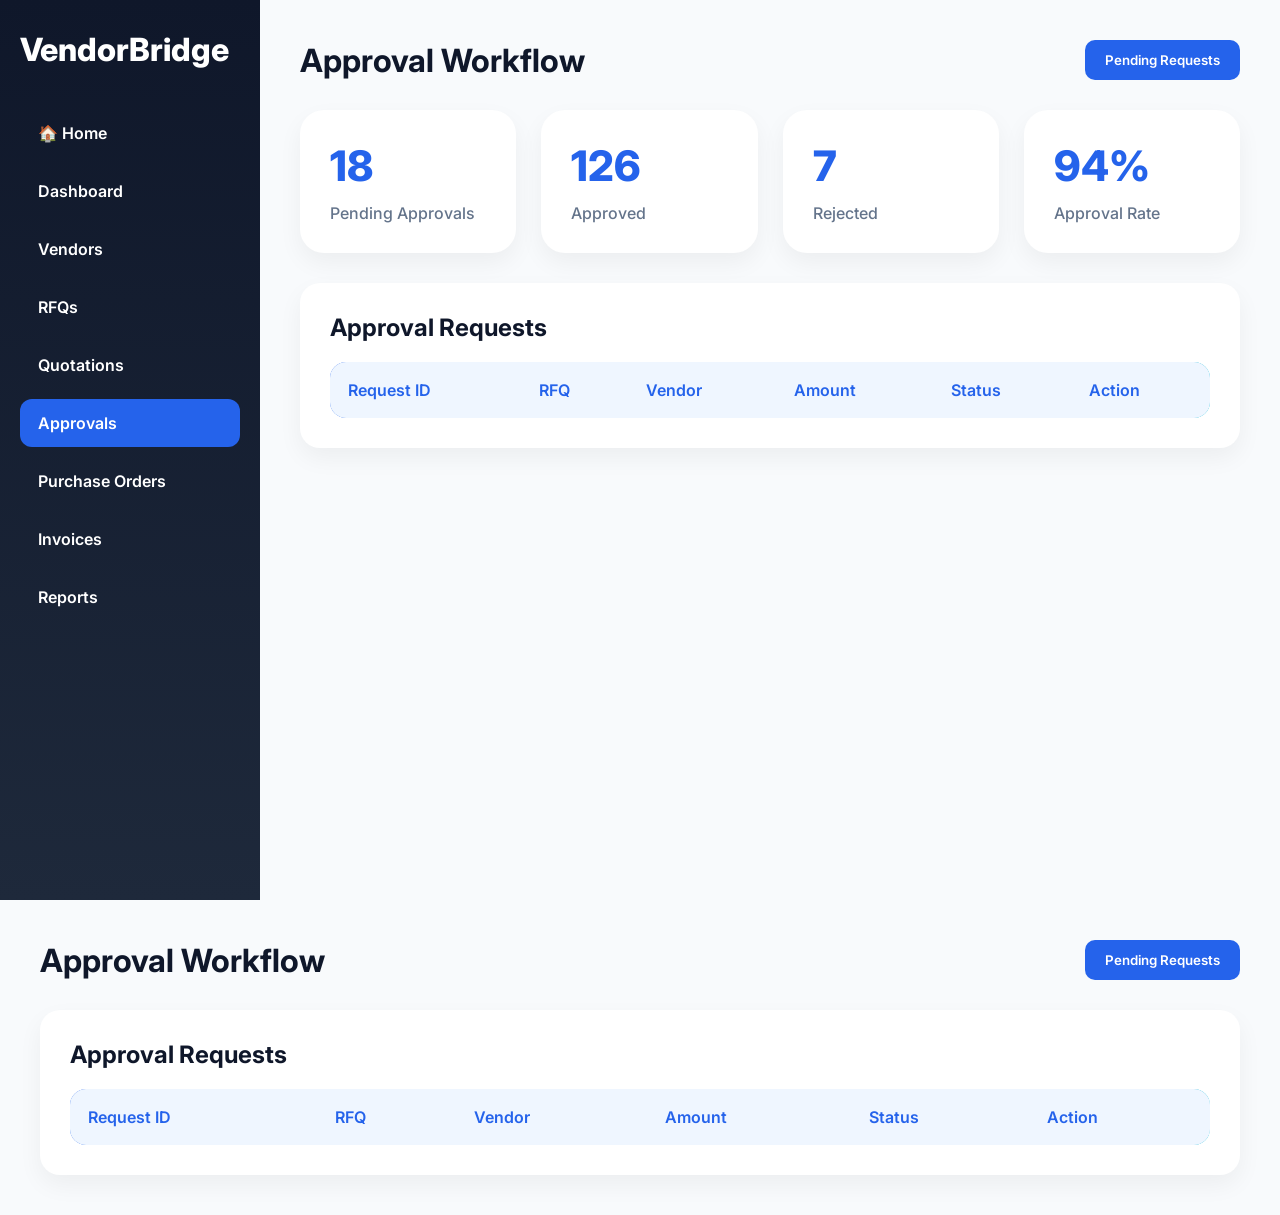
<file: Frontend/approval.html>
<!DOCTYPE html>
<html lang="en">

<head>

<meta charset="UTF-8">
<meta name="viewport" content="width=device-width, initial-scale=1.0">

<title>Approval Workflow</title>

<link rel="stylesheet" href="style.css">

<link rel="preconnect" href="https://fonts.googleapis.com">
<link href="https://fonts.googleapis.com/css2?family=Inter:wght@300;400;500;600;700;800&display=swap" rel="stylesheet">

<style>
tr {
    transition: 0.3s ease;
}

/* toast undo bar */
#toast {
    position: fixed;
    bottom: 20px;
    left: 50%;
    transform: translateX(-50%);
    background: #111;
    color: white;
    padding: 12px 18px;
    border-radius: 8px;
    display: none;
    gap: 15px;
    align-items: center;
    font-size: 14px;
}

#toast button {
    background: #4ade80;
    border: none;
    padding: 5px 10px;
    cursor: pointer;
    border-radius: 5px;
}
</style>

</head>

<body>

<div class="dashboard-container">

    <!-- Sidebar -->
    <aside class="sidebar">

        <div class="sidebar-logo">VendorBridge</div>

        <ul>
            
            <li><a href="index.html">🏠 Home</a></li>
            <li><a href="dashboard.html">Dashboard</a></li>
            <li><a href="vendors.html">Vendors</a></li>
            <li><a href="rfq.html">RFQs</a></li>
            <li><a href="quotations.html">Quotations</a></li>
            <li class="active"><a href="approvals.html">Approvals</a></li>
            <li><a href="purchase-orders.html">Purchase Orders</a></li>
            <li><a href="invoices.html">Invoices</a></li>
            <li><a href="reports.html">Reports</a></li>
        </ul>

    </aside>

    <main class="dashboard-main">

        <div class="page-header">

            <h1>Approval Workflow</h1>

            <button class="add-btn" id="generateBtn">
                Pending Requests
            </button>

        </div>

        <!-- KPI -->
        <div class="kpi-grid">

            <div class="kpi-card"><h3>18</h3><p>Pending Approvals</p></div>
            <div class="kpi-card"><h3>126</h3><p>Approved</p></div>
            <div class="kpi-card"><h3>7</h3><p>Rejected</p></div>
            <div class="kpi-card"><h3>94%</h3><p>Approval Rate</p></div>

        </div>

        <!-- TABLE -->
        <div class="table-card">

            <h2 class="section-heading">Approval Requests</h2>

            <table>

                <thead>
                    <tr>
                        <th>Request ID</th>
                        <th>RFQ</th>
                        <th>Vendor</th>
                        <th>Amount</th>
                        <th>Status</th>
                        <th>Action</th>
                    </tr>
                </thead>

                <tbody id="approvalTable">
                    <!-- generated dynamically -->
                </tbody>

            </table>

        </div>

    </main>

</div>

    <!-- MAIN -->
    <main class="dashboard-main">

        <div class="page-header">

            <h1>Approval Workflow</h1>

            <button class="add-btn" id="generateBtn">
                Pending Requests
            </button>

        </div>

        <!-- TABLE -->
        <div class="table-card">

            <h2 class="section-heading">Approval Requests</h2>

            <table>

                <thead>
                    <tr>
                        <th>Request ID</th>
                        <th>RFQ</th>
                        <th>Vendor</th>
                        <th>Amount</th>
                        <th>Status</th>
                        <th>Action</th>
                    </tr>
                </thead>

                <tbody id="approvalTable">
                </tbody>

            </table>

        </div>

    </main>

</div>

<!-- TOAST (UNDO UI) -->
<div id="toast">
    <span id="toastText"></span>
    <button id="undoBtn">UNDO</button>
</div>

<script>
document.addEventListener("DOMContentLoaded", function () {

    const rfqs = [
        "Laptop Procurement",
        "Software Licenses",
        "Office Furniture",
        "Cloud Services",
        "Networking Equipment"
    ];

    const vendors = [
        "ABC Technologies",
        "XYZ Solutions",
        "Global Services",
        "TechNova",
        "NetSecure"
    ];

    const table = document.getElementById("approvalTable");

    let lastDeleted = null;

    // GENERATE REQUESTS
    function generateRequests() {

        table.innerHTML = "";

        let count = Math.floor(Math.random() * 2) + 4;

        for (let i = 0; i < count; i++) {

            let row = createRow();

            table.appendChild(row);
        }
    }

    function createRow() {

        let tr = document.createElement("tr");

        tr.innerHTML = `
            <td>APR-${Math.floor(100 + Math.random() * 900)}</td>
            <td>${rfqs[Math.floor(Math.random() * rfqs.length)]}</td>
            <td>${vendors[Math.floor(Math.random() * vendors.length)]}</td>
            <td>₹${Math.floor(1 + Math.random() * 5)},00,000</td>
            <td><span class="status-pending">Pending</span></td>
            <td>
                <button class="approve-btn">Approve</button>
                <button class="reject-btn">Reject</button>
            </td>
        `;

        // APPROVE
        tr.querySelector(".approve-btn").addEventListener("click", function () {
            removeWithUndo(tr, "Approved");
        });

        // REJECT
        tr.querySelector(".reject-btn").addEventListener("click", function () {
            removeWithUndo(tr, "Rejected");
        });

        return tr;
    }

    // REMOVE + UNDO SYSTEM
    function removeWithUndo(row, status) {

        lastDeleted = {
            row: row,
            status: status
        };

        row.remove();

        showToast(status + " request processed");
    }

    // TOAST
    function showToast(message) {

        let toast = document.getElementById("toast");
        let text = document.getElementById("toastText");

        text.innerText = message + " — Undo available";
        toast.style.display = "flex";

        // auto hide after 5 sec
        setTimeout(() => {
            toast.style.display = "none";
            lastDeleted = null;
        }, 5000);
    }

    // UNDO BUTTON
    document.getElementById("undoBtn").addEventListener("click", function () {

        if (lastDeleted) {
            table.appendChild(lastDeleted.row);
            lastDeleted = null;
            document.getElementById("toast").style.display = "none";
        }

    });

    document.getElementById("generateBtn").addEventListener("click", generateRequests);

});
</script>

</body>
</html>
</file>
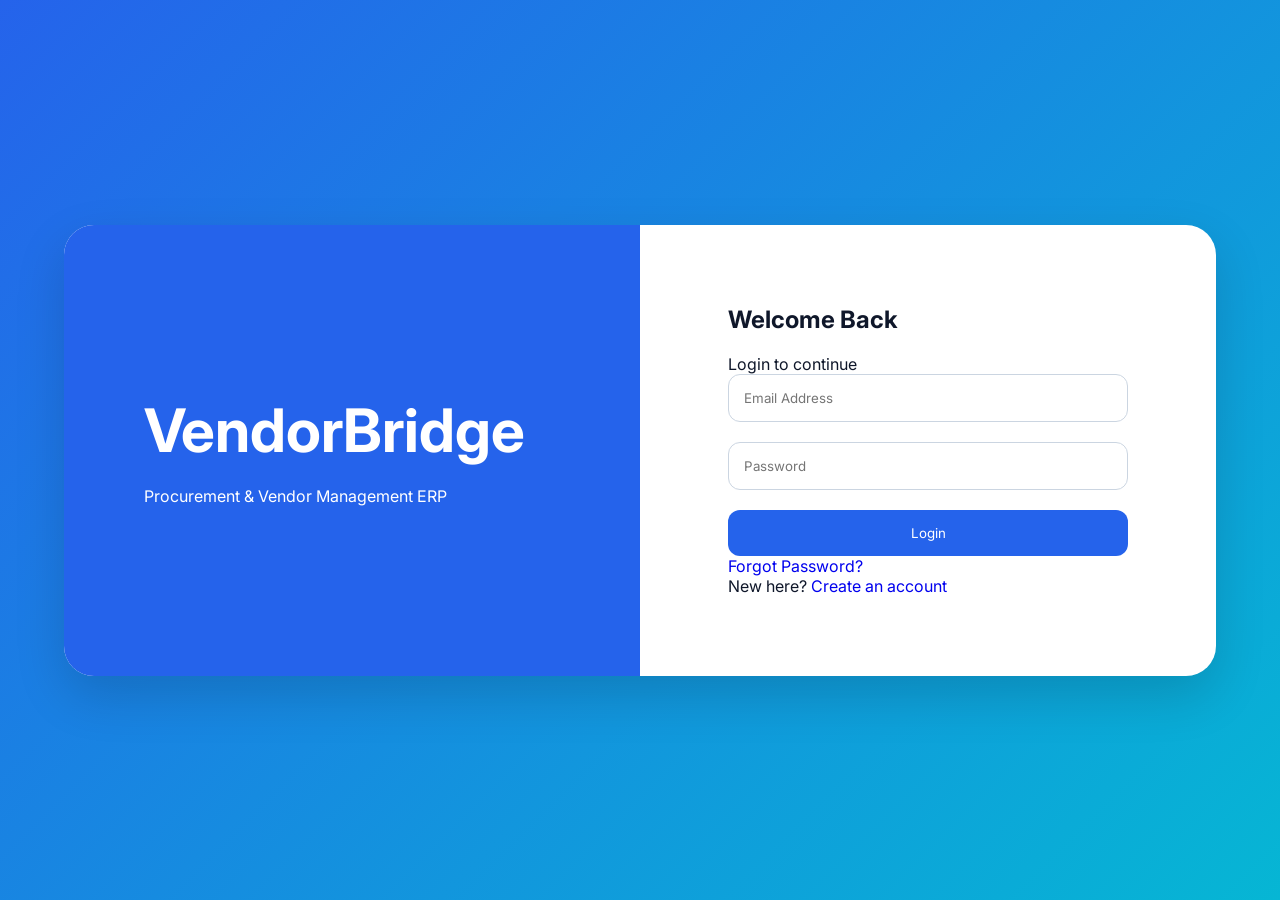
<file: Frontend/invoice.html>
<!DOCTYPE html>
<html lang="en">

<head>

<meta charset="UTF-8">
<meta name="viewport" content="width=device-width, initial-scale=1.0">

<title>VendorBridge Login</title>

<link rel="stylesheet" href="style.css">

<link rel="preconnect" href="https://fonts.googleapis.com">
<link href="https://fonts.googleapis.com/css2?family=Inter:wght@300;400;500;600;700;800&display=swap" rel="stylesheet">

</head>

<body class="login-body">

<div class="login-container">

    <!-- LEFT SIDE -->
    <div class="login-left">

        <h1>VendorBridge</h1>

        <p>Procurement & Vendor Management ERP</p>

    </div>

    <!-- RIGHT SIDE -->
    <div class="login-right">

        <div class="login-card">

            <h2>Welcome Back</h2>

            <p>Login to continue</p>

            <!-- LOGIN FORM -->
            <form id="loginForm">

                <input 
                    type="email" 
                    placeholder="Email Address" 
                    required>

                <input 
                    type="password" 
                    placeholder="Password" 
                    required>

                <button type="submit">
                    Login
                </button>

            </form>

            <!-- FORGOT PASSWORD -->
            <a href="#">
                Forgot Password?
            </a>

            <!-- REGISTER OPTION -->
            <p class="register-text">
                New here? <a href="register.html">Create an account</a>
            </p>

        </div>

    </div>

</div>

<!-- JS SCRIPT -->
<script>
    document.getElementById("loginForm").addEventListener("submit", function (e) {
        e.preventDefault(); // prevent page reload
        window.location.href = "index.html"; // redirect after login
    });
</script>

</body>

</html>
</file>
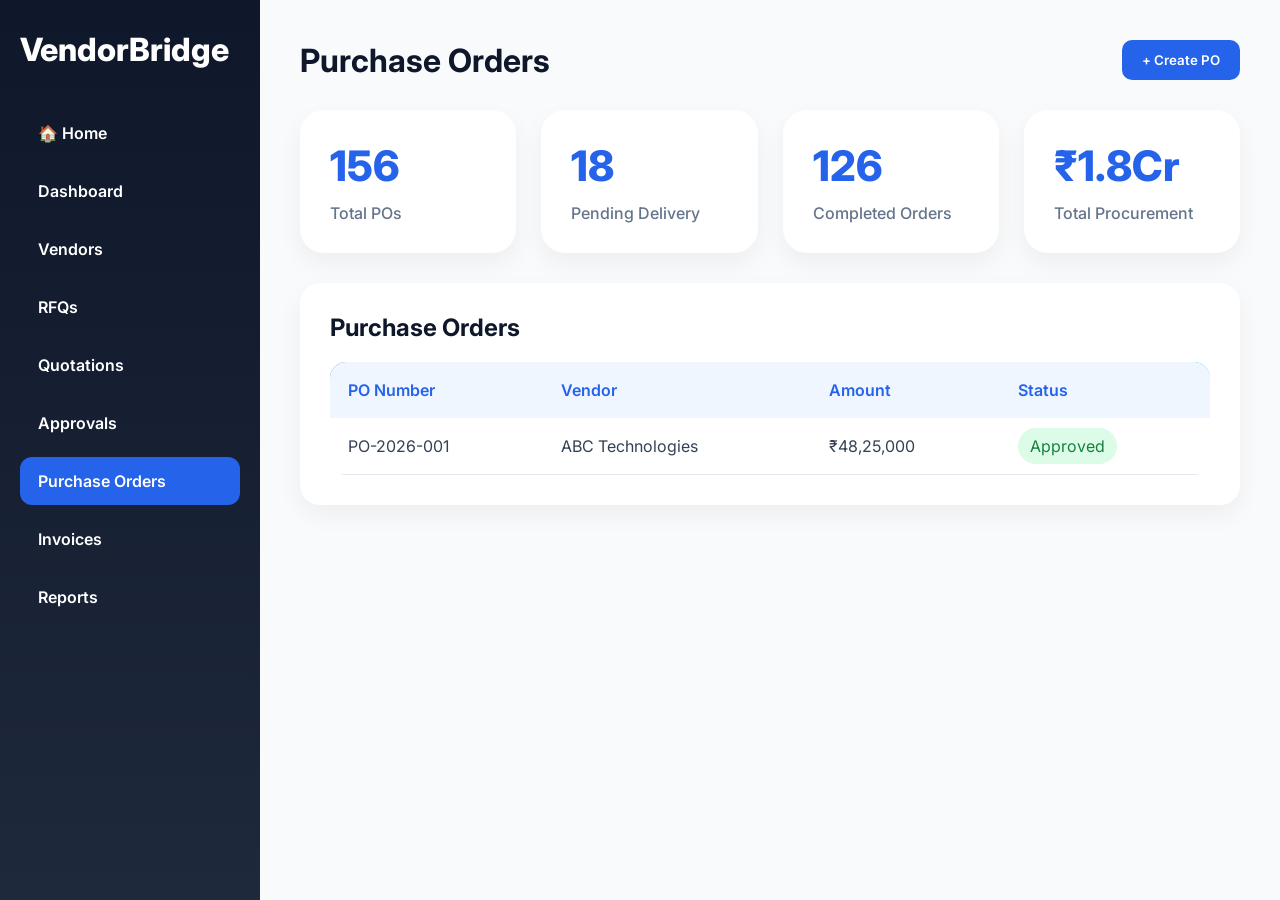
<file: Frontend/purchase-order.html>
<!DOCTYPE html>
<html lang="en">

<head>

<meta charset="UTF-8">
<meta name="viewport" content="width=device-width, initial-scale=1.0">

<title>Purchase Orders</title>

<link rel="stylesheet" href="style.css">

<link rel="preconnect" href="https://fonts.googleapis.com">
<link href="https://fonts.googleapis.com/css2?family=Inter:wght@300;400;500;600;700;800&display=swap" rel="stylesheet">

<style>

/* ===== MODAL ===== */
.modal {
    display: none;
    position: fixed;
    top: 0;
    left: 0;
    width: 100%;
    height: 100%;
    background: rgba(0,0,0,0.6);
    justify-content: center;
    align-items: center;
}

.modal-content {
    background: white;
    padding: 25px;
    border-radius: 12px;
    width: 420px;
    max-width: 90%;
}

.modal-content h2 {
    margin-bottom: 15px;
}

.modal-content input,
.modal-content select {
    width: 100%;
    padding: 10px;
    margin-bottom: 10px;
    border: 1px solid #ccc;
    border-radius: 6px;
}

.modal-actions {
    display: flex;
    justify-content: space-between;
}

tr {
    transition: 0.3s ease;
}

</style>

</head>

<body>

<div class="dashboard-container">

    <!-- Sidebar -->
    <aside class="sidebar">

        <div class="sidebar-logo">VendorBridge</div>

        <ul>
            
            <li><a href="index.html">🏠 Home</a></li>
            <li><a href="dashboard.html">Dashboard</a></li>
            <li><a href="vendors.html">Vendors</a></li>
            <li><a href="rfq.html">RFQs</a></li>
            <li><a href="quotations.html">Quotations</a></li>
            <li><a href="approvals.html">Approvals</a></li>
            <li class="active"><a href="purchase-orders.html">Purchase Orders</a></li>
            <li><a href="invoices.html">Invoices</a></li>
            <li><a href="reports.html">Reports</a></li>
        </ul>

    </aside>

    <!-- MAIN -->
    <main class="dashboard-main">

        <div class="page-header">

            <h1>Purchase Orders</h1>

            <button class="add-btn" id="openPO">
                + Create PO
            </button>

        </div>

        <!-- KPI -->
        <div class="kpi-grid">

            <div class="kpi-card"><h3>156</h3><p>Total POs</p></div>
            <div class="kpi-card"><h3>18</h3><p>Pending Delivery</p></div>
            <div class="kpi-card"><h3>126</h3><p>Completed Orders</p></div>
            <div class="kpi-card"><h3>₹1.8Cr</h3><p>Total Procurement</p></div>

        </div>

        <!-- PO TABLE -->
        <div class="table-card">

            <h2 class="section-heading">Purchase Orders</h2>

            <table>

                <thead>
                    <tr>
                        <th>PO Number</th>
                        <th>Vendor</th>
                        <th>Amount</th>
                        <th>Status</th>
                    </tr>
                </thead>

                <tbody id="poTable">

                    <tr>
                        <td>PO-2026-001</td>
                        <td>ABC Technologies</td>
                        <td>₹48,25,000</td>
                        <td><span class="status-active">Approved</span></td>
                    </tr>

                </tbody>

            </table>

        </div>

    </main>

</div>

<!-- ===== MODAL FORM ===== -->
<div class="modal" id="poModal">

    <div class="modal-content">

        <h2>Create Purchase Order</h2>

        <input type="text" id="poNumber" placeholder="PO Number (e.g. PO-2026-002)">
        <input type="text" id="vendor" placeholder="Vendor Name">
        <input type="date" id="date">
        <input type="number" id="amount" placeholder="Total Amount">

        <select id="status">
            <option>Approved</option>
            <option>Pending</option>
            <option>In Transit</option>
        </select>

        <div class="modal-actions">

            <button onclick="closeModal()">Cancel</button>
            <button class="send-btn" onclick="createPO()">Create</button>

        </div>

    </div>

</div>

<script>

const modal = document.getElementById("poModal");
const table = document.getElementById("poTable");

// OPEN MODAL
document.getElementById("openPO").addEventListener("click", function () {
    modal.style.display = "flex";
});

// CLOSE MODAL
function closeModal() {
    modal.style.display = "none";
}

// CREATE PO
function createPO() {

    let poNumber = document.getElementById("poNumber").value;
    let vendor = document.getElementById("vendor").value;
    let amount = document.getElementById("amount").value;
    let status = document.getElementById("status").value;

    if (!poNumber || !vendor || !amount) {
        alert("Please fill all required fields");
        return;
    }

    let row = table.insertRow();

    row.innerHTML = `
        <td>${poNumber}</td>
        <td>${vendor}</td>
        <td>₹${amount}</td>
        <td><span class="status-active">${status}</span></td>
    `;

    closeModal();

    // reset form
    document.getElementById("poNumber").value = "";
    document.getElementById("vendor").value = "";
    document.getElementById("amount").value = "";
}

</script>

</body>
</html>
</file>
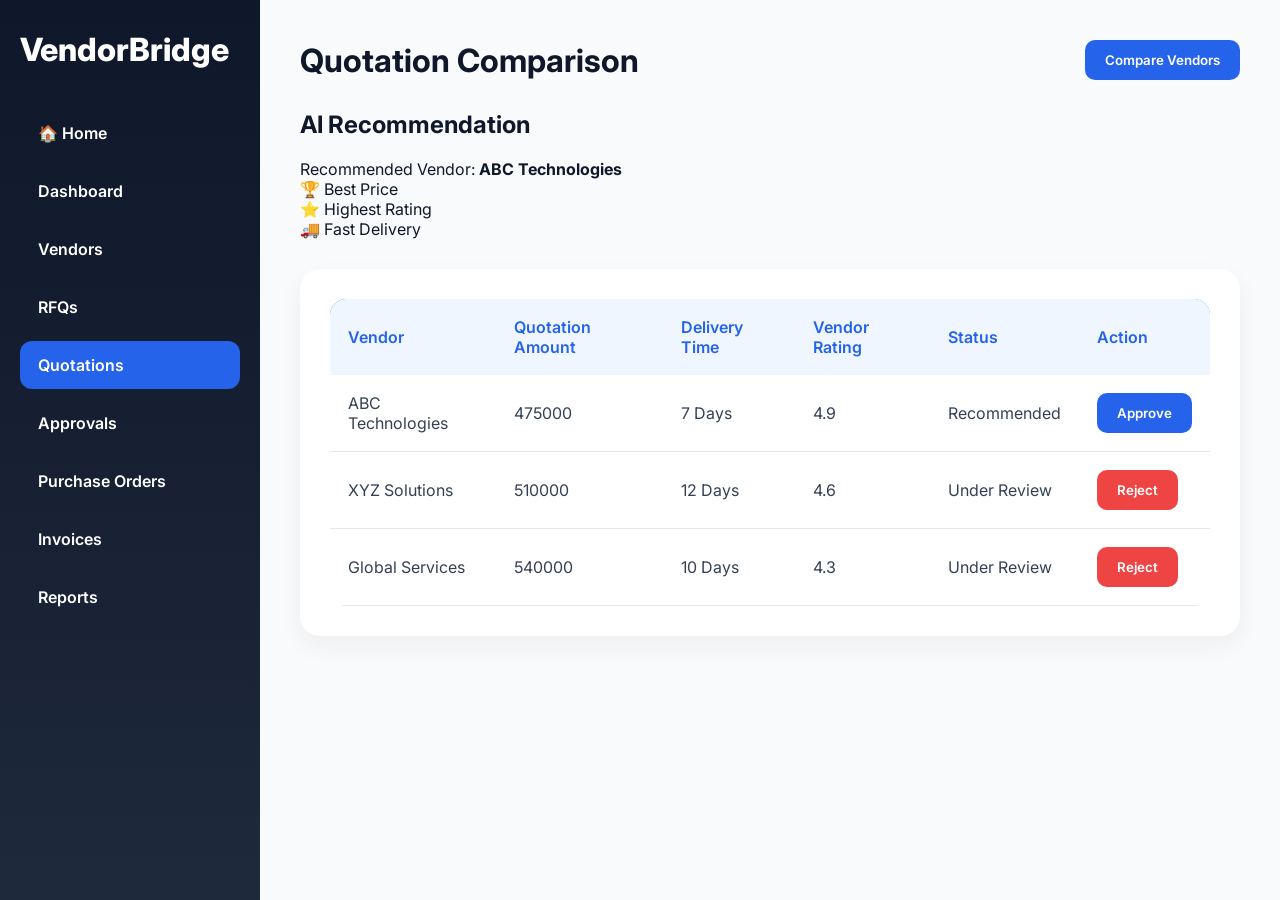
<file: Frontend/quotations.html>
<!DOCTYPE html>
<html lang="en">

<head>

<meta charset="UTF-8">
<meta name="viewport" content="width=device-width, initial-scale=1.0">

<title>Quotation Comparison</title>

<link rel="stylesheet" href="style.css">

<link rel="preconnect" href="https://fonts.googleapis.com">
<link href="https://fonts.googleapis.com/css2?family=Inter:wght@300;400;500;600;700;800&display=swap" rel="stylesheet">

<style>
tr.approved {
    background-color: #d4f8d4 !important;
}

tr.rejected {
    background-color: #ffd6d6 !important;
}

tr.recommended {
    background-color: #fff6cc !important;
}

tr {
    transition: 0.3s ease;
}

.highlight-box {
    color: #1f2937;
}
</style>

</head>

<body>

<div class="dashboard-container">

    <!-- SIDEBAR -->
    <aside class="sidebar">

        <div class="sidebar-logo">VendorBridge</div>

        <ul>
            
            <li><a href="index.html">🏠 Home</a></li>
            <li><a href="dashboard.html">Dashboard</a></li>
            <li><a href="vendors.html">Vendors</a></li>
            <li><a href="rfq.html">RFQs</a></li>
            <li class="active"><a href="quotations.html">Quotations</a></li>
            <li><a href="approvals.html">Approvals</a></li>
            <li><a href="purchase-orders.html">Purchase Orders</a></li>
            <li><a href="invoices.html">Invoices</a></li>
            <li><a href="reports.html">Reports</a></li>
        </ul>

    </aside>

    <!-- MAIN -->
    <main class="dashboard-main">

        <div class="page-header">

            <h1>Quotation Comparison</h1>

            <button class="add-btn" id="compareBtn">
                Compare Vendors
            </button>

        </div>

        <!-- AI RECOMMENDATION -->
        <div class="recommendation-card">

            <h2>AI Recommendation</h2>

            <p>
                Recommended Vendor:
                <strong id="recommendedVendor">ABC Technologies</strong>
            </p>

            <div class="recommendation-grid">

                <div>🏆 Best Price</div>
                <div>⭐ Highest Rating</div>
                <div>🚚 Fast Delivery</div>

            </div>

        </div>

        <!-- TABLE -->
        <div class="table-card">

            <table>

                <thead>
                    <tr>
                        <th>Vendor</th>
                        <th>Quotation Amount</th>
                        <th>Delivery Time</th>
                        <th>Vendor Rating</th>
                        <th>Status</th>
                        <th>Action</th>
                    </tr>
                </thead>

                <tbody>

                    <tr>
                        <td>ABC Technologies</td>
                        <td class="price">475000</td>
                        <td>7 Days</td>
                        <td>4.9</td>
                        <td><span>Recommended</span></td>
                        <td>
                            <button class="approve-btn">Approve</button>
                        </td>
                    </tr>

                    <tr>
                        <td>XYZ Solutions</td>
                        <td class="price">510000</td>
                        <td>12 Days</td>
                        <td>4.6</td>
                        <td><span>Under Review</span></td>
                        <td>
                            <button class="reject-btn">Reject</button>
                        </td>
                    </tr>

                    <tr>
                        <td>Global Services</td>
                        <td class="price">540000</td>
                        <td>10 Days</td>
                        <td>4.3</td>
                        <td><span>Under Review</span></td>
                        <td>
                            <button class="reject-btn">Reject</button>
                        </td>
                    </tr>

                </tbody>

            </table>

        </div>

    </main>

</div>

<script>
document.addEventListener("DOMContentLoaded", function () {

    // APPROVE
    document.querySelectorAll(".approve-btn").forEach(btn => {
        btn.addEventListener("click", function () {
            let row = this.closest("tr");
            row.classList.remove("rejected");
            row.classList.add("approved");
            row.querySelector("td span").innerText = "Approved";
        });
    });

    // REJECT
    document.querySelectorAll(".reject-btn").forEach(btn => {
        btn.addEventListener("click", function () {
            let row = this.closest("tr");
            row.classList.remove("approved");
            row.classList.add("rejected");
            row.querySelector("td span").innerText = "Rejected";
        });
    });

    // COMPARE BUTTON LOGIC (🔥 NEW FEATURE)
    document.getElementById("compareBtn").addEventListener("click", function () {

        let rows = document.querySelectorAll("tbody tr");

        let bestRow = null;
        let lowestPrice = Infinity;
        let bestVendor = "";

        // remove previous highlight
        rows.forEach(r => r.classList.remove("recommended"));

        rows.forEach(row => {
            let price = parseInt(row.querySelector(".price").innerText);

            if (price < lowestPrice) {
                lowestPrice = price;
                bestRow = row;
                bestVendor = row.cells[0].innerText;
            }
        });

        if (bestRow) {
            bestRow.classList.add("recommended");

            document.getElementById("recommendedVendor").innerText = bestVendor;

            alert("Comparison Completed ✔️ Best Vendor Selected: " + bestVendor);
        }

    });

});
</script>

</body>
</html>
</file>
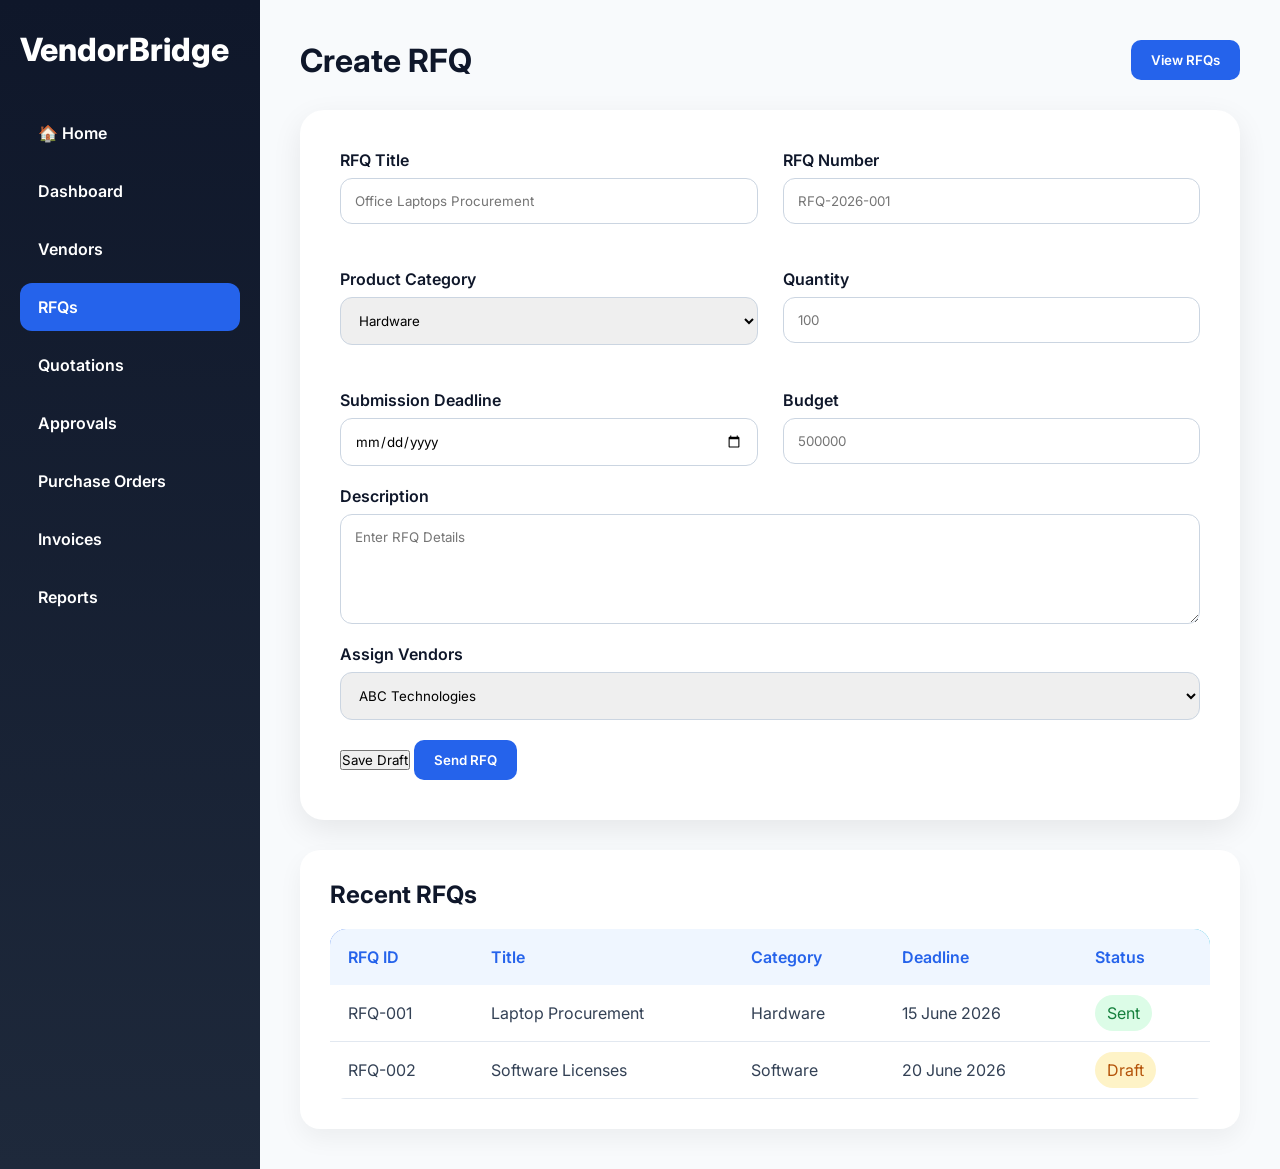
<file: Frontend/rfq.html>
<!DOCTYPE html>
<html lang="en">

<head>

<meta charset="UTF-8">
<meta name="viewport" content="width=device-width, initial-scale=1.0">

<title>RFQ Management</title>

<link rel="stylesheet" href="style.css">

<link rel="preconnect" href="https://fonts.googleapis.com">
<link href="https://fonts.googleapis.com/css2?family=Inter:wght@300;400;500;600;700;800&display=swap" rel="stylesheet">

</head>

<body>

<div class="dashboard-container">

    <!-- Sidebar -->
    <aside class="sidebar">

        <div class="sidebar-logo">VendorBridge</div>

        <ul>
            
            <li><a href="index.html">🏠 Home</a></li>
            <li><a href="dashboard.html">Dashboard</a></li>
            <li><a href="vendors.html">Vendors</a></li>
            <li class="active"><a href="rfq.html">RFQs</a></li>
            <li><a href="quotations.html">Quotations</a></li>
            <li><a href="approvals.html">Approvals</a></li>
            <li><a href="purchase-orders.html">Purchase Orders</a></li>
            <li><a href="invoices.html">Invoices</a></li>
            <li><a href="reports.html">Reports</a></li>
        </ul>

    </aside>

    <!-- MAIN -->
    <main class="dashboard-main">

        <div class="page-header">

            <h1>Create RFQ</h1>

            <button class="add-btn">
                View RFQs
            </button>

        </div>

        <!-- FORM -->
        <div class="form-card">

            <div class="form-grid">

                <div class="form-group">
                    <label>RFQ Title</label>
                    <input type="text" id="title" placeholder="Office Laptops Procurement">
                </div>

                <div class="form-group">
                    <label>RFQ Number</label>
                    <input type="text" id="number" placeholder="RFQ-2026-001">
                </div>

                <div class="form-group">
                    <label>Product Category</label>
                    <select id="category">
                        <option>Hardware</option>
                        <option>Software</option>
                        <option>Services</option>
                    </select>
                </div>

                <div class="form-group">
                    <label>Quantity</label>
                    <input type="number" id="qty" placeholder="100">
                </div>

                <div class="form-group">
                    <label>Submission Deadline</label>
                    <input type="date" id="deadline">
                </div>

                <div class="form-group">
                    <label>Budget</label>
                    <input type="number" id="budget" placeholder="500000">
                </div>

            </div>

            <div class="form-group">
                <label>Description</label>
                <textarea rows="5" id="desc" placeholder="Enter RFQ Details"></textarea>
            </div>

            <div class="form-group">
                <label>Assign Vendors</label>
                <select id="vendor">
                    <option>ABC Technologies</option>
                    <option>XYZ Solutions</option>
                    <option>Global Services</option>
                </select>
            </div>

            <div class="rfq-buttons">

                <button class="draft-btn">
                    Save Draft
                </button>

                <button class="send-btn" id="sendBtn">
                    Send RFQ
                </button>

            </div>

        </div>

        <!-- TABLE -->
        <div class="table-card">

            <h2 class="section-heading">Recent RFQs</h2>

            <table>

                <thead>
                    <tr>
                        <th>RFQ ID</th>
                        <th>Title</th>
                        <th>Category</th>
                        <th>Deadline</th>
                        <th>Status</th>
                    </tr>
                </thead>

                <tbody id="rfqTable">

                    <tr>
                        <td>RFQ-001</td>
                        <td>Laptop Procurement</td>
                        <td>Hardware</td>
                        <td>15 June 2026</td>
                        <td><span class="status-active">Sent</span></td>
                    </tr>

                    <tr>
                        <td>RFQ-002</td>
                        <td>Software Licenses</td>
                        <td>Software</td>
                        <td>20 June 2026</td>
                        <td><span class="status-pending">Draft</span></td>
                    </tr>

                </tbody>

            </table>

        </div>

    </main>

</div>

<script>
let rfqs = JSON.parse(localStorage.getItem("rfqs")) || [];

// Load existing RFQs on page load
window.onload = function () {
    const table = document.getElementById("rfqTable");

    rfqs.forEach(rfq => {
        addRow(rfq, table);
    });
};

// Send RFQ button
document.getElementById("sendBtn").addEventListener("click", function () {

    const rfq = {
        id: document.getElementById("number").value || "RFQ-" + Math.floor(Math.random() * 1000),
        title: document.getElementById("title").value,
        category: document.getElementById("category").value,
        deadline: document.getElementById("deadline").value,
        status: "Sent"
    };

    if (!rfq.title) {
        alert("Please enter RFQ Title");
        return;
    }

    rfqs.push(rfq);
    localStorage.setItem("rfqs", JSON.stringify(rfqs));

    addRow(rfq, document.getElementById("rfqTable"));

    alert("RFQ Sent Successfully ✔️");

    // optional: reset form
    document.querySelectorAll("input, textarea").forEach(el => el.value = "");
});

// function to add row
function addRow(rfq, table) {
    let row = table.insertRow();

    row.innerHTML = `
        <td>${rfq.id}</td>
        <td>${rfq.title}</td>
        <td>${rfq.category}</td>
        <td>${rfq.deadline || "Not Set"}</td>
        <td><span class="status-active">${rfq.status}</span></td>
    `;
}
</script>

</body>
</html>
</file>
<file: Frontend/style.css>
/* =========================
GLOBAL
========================= */

*{
margin:0;
padding:0;
box-sizing:border-box;
font-family:'Inter',sans-serif;
}

html{
scroll-behavior:smooth;
}

body{
background:#F8FAFC;
color:#0F172A;
}

a{
text-decoration:none;
}

ul{
list-style:none;
}

/* =========================
NAVBAR
========================= */

.navbar{
display:flex;
justify-content:space-between;
align-items:center;
padding:20px 8%;
background:white;
box-shadow:0 2px 20px rgba(0,0,0,.05);
position:sticky;
top:0;
z-index:1000;
}

.logo a{
font-size:30px;
font-weight:800;
color:#2563EB;
}

.nav-links{
display:flex;
gap:20px;
align-items:center;
}

.nav-links a{
color:#334155;
font-weight:600;
transition:.3s;
}

.nav-links a:hover{
color:#2563EB;
}

.btn{
background:#2563EB;
color:white;
padding:12px 24px;
border-radius:12px;
font-weight:600;
display:inline-block;
transition:.3s;
}

.btn:hover{
background:#1D4ED8;
}

.secondary-btn{
background:white;
border:2px solid #2563EB;
color:#2563EB;
padding:12px 24px;
border-radius:12px;
font-weight:600;
}

/* =========================
HERO
========================= */

.hero{
min-height:90vh;
display:flex;
align-items:center;
justify-content:center;
text-align:center;
padding:0 8%;
background:
linear-gradient(
135deg,
#DBEAFE,
#F8FAFC
);
}

.hero-content{
max-width:900px;
}

.hero h1{
font-size:64px;
font-weight:800;
line-height:1.2;
margin-bottom:20px;
}

.hero p{
font-size:20px;
color:#64748B;
margin-bottom:40px;
line-height:1.8;
}

.hero-buttons{
display:flex;
justify-content:center;
gap:20px;
}

/* =========================
STATS
========================= */

.stats{
display:grid;
grid-template-columns:repeat(4,1fr);
gap:25px;
padding:80px 8%;
background:white;
}

.stat-card{
padding:40px;
background:white;
border-radius:20px;
text-align:center;
box-shadow:0 10px 25px rgba(0,0,0,.05);
}

.stat-card h2{
font-size:42px;
color:#2563EB;
margin-bottom:10px;
}

/* =========================
FEATURES
========================= */

.features{
padding:100px 8%;
}

.section-title{
text-align:center;
margin-bottom:60px;
}

.section-title h2{
font-size:48px;
}

.feature-grid{
display:grid;
grid-template-columns:repeat(3,1fr);
gap:25px;
}

.feature-card{
background:white;
padding:35px;
border-radius:20px;
box-shadow:0 10px 25px rgba(0,0,0,.05);
transition:.3s;
}

.feature-card:hover{
transform:translateY(-10px);
}

.feature-card h3{
margin-bottom:15px;
color:#2563EB;
}

/* =========================
WORKFLOW
========================= */

.workflow{
padding:100px 8%;
background:white;
text-align:center;
}

.workflow h2{
font-size:48px;
margin-bottom:50px;
}

.workflow-container{
max-width:700px;
margin:auto;
}

.step{
background:#2563EB;
color:white;
padding:20px;
border-radius:12px;
font-weight:600;
}

.arrow{
font-size:36px;
margin:15px 0;
}

/* =========================
CTA
========================= */

.cta{
padding:100px 8%;
text-align:center;
background:
linear-gradient(
135deg,
#2563EB,
#06B6D4
);
color:white;
}

.cta h2{
font-size:50px;
margin-bottom:20px;
}

.cta p{
font-size:20px;
margin-bottom:30px;
}

/* =========================
FOOTER
========================= */

.footer{
padding:50px;
text-align:center;
background:#0F172A;
color:white;
}

/* =========================
LOGIN PAGE
========================= */

.login-body{
height:100vh;
display:flex;
justify-content:center;
align-items:center;
background:
linear-gradient(
135deg,
#2563EB,
#06B6D4
);
}

.login-container{
width:90%;
max-width:1200px;
background:white;
display:flex;
border-radius:30px;
overflow:hidden;
box-shadow:0 20px 50px rgba(0,0,0,.15);
}

.login-left{
flex:1;
background:#2563EB;
color:white;
padding:80px;
display:flex;
flex-direction:column;
justify-content:center;
}

.login-left h1{
font-size:60px;
margin-bottom:20px;
}

.login-right{
flex:1;
padding:80px;
display:flex;
justify-content:center;
align-items:center;
}

.login-card{
width:100%;
max-width:400px;
}

.login-card input{
width:100%;
padding:15px;
margin-bottom:20px;
border:1px solid #CBD5E1;
border-radius:12px;
}

.login-card button{
width:100%;
padding:15px;
background:#2563EB;
color:white;
border:none;
border-radius:12px;
cursor:pointer;
}

/* =========================
DASHBOARD LAYOUT
========================= */

.dashboard-container{
display:flex;
min-height:100vh;
}

.sidebar{
width:260px;
background:#0F172A;
padding:30px 20px;
color:white;
}

.sidebar-logo{
display:block;
font-size:28px;
font-weight:800;
margin-bottom:40px;
color:white;
}

.sidebar ul li{
margin-bottom:10px;
}

.sidebar ul li a{
display:block;
padding:14px 18px;
border-radius:12px;
color:white;
transition:.3s;
}

.sidebar ul li a:hover{
background:#2563EB;
}

.active a{
background:#2563EB;
}

.dashboard-main{
flex:1;
padding:40px;
}

.topbar{
display:flex;
justify-content:space-between;
align-items:center;
margin-bottom:40px;
}

.page-header{
display:flex;
justify-content:space-between;
align-items:center;
margin-bottom:30px;
}

/* =========================
CARDS
========================= */

.kpi-grid{
display:grid;
grid-template-columns:repeat(4,1fr);
gap:25px;
margin-bottom:30px;
}

.kpi-card{
background:white;
padding:30px;
border-radius:20px;
box-shadow:0 10px 25px rgba(0,0,0,.05);
}

.kpi-card h3{
font-size:40px;
color:#2563EB;
margin-bottom:10px;
}

/* =========================
TABLES
========================= */

.table-card{
background:white;
padding:30px;
border-radius:20px;
box-shadow:0 10px 25px rgba(0,0,0,.05);
margin-top:30px;
overflow-x:auto;
}

table{
width:100%;
border-collapse:collapse;
}

th{
background:#EFF6FF;
color:#2563EB;
padding:16px;
text-align:left;
}

td{
padding:16px;
border-bottom:1px solid #E2E8F0;
}

/* =========================
STATUS BADGES
========================= */

.status-active{
background:#DCFCE7;
color:#15803D;
padding:8px 12px;
border-radius:20px;
}

.status-pending{
background:#FEF3C7;
color:#B45309;
padding:8px 12px;
border-radius:20px;
}

/* =========================
BUTTONS
========================= */

.add-btn,
.send-btn,
.download-btn,
.approve-btn,
.reject-btn{
border:none;
padding:12px 20px;
border-radius:10px;
cursor:pointer;
font-weight:600;
}

.add-btn,
.send-btn,
.approve-btn{
background:#2563EB;
color:white;
}

.reject-btn{
background:#EF4444;
color:white;
}

.download-btn{
background:#0F172A;
color:white;
}

/* =========================
FORMS
========================= */

.form-card{
background:white;
padding:30px;
border-radius:20px;
box-shadow:0 10px 25px rgba(0,0,0,.05);
}

.form-grid{
display:grid;
grid-template-columns:repeat(2,1fr);
gap:25px;
}

.form-group{
display:flex;
flex-direction:column;
margin-bottom:20px;
}

.form-group label{
margin-bottom:10px;
font-weight:600;
}

.form-group input,
.form-group select,
.form-group textarea{
padding:14px;
border:1px solid #CBD5E1;
border-radius:12px;
}
/* ==========================
TOAST NOTIFICATION
========================== */

.toast{
position:fixed;
bottom:30px;
right:30px;
background:#2563EB;
color:white;
padding:14px 20px;
border-radius:12px;
font-weight:600;
opacity:0;
transform:translateY(20px);
transition:.3s;
z-index:9999;
}

.toast.show{
opacity:1;
transform:translateY(0);
}

/* ==========================
DARK MODE
========================== */

.dark-mode{
background:#0F172A;
color:white;
}

.dark-mode .dashboard-main,
.dark-mode .form-card,
.dark-mode .table-card,
.dark-mode .kpi-card{
background:#1E293B;
color:white;
}
/* ==========================
DASHBOARD PREMIUM UI
========================== */

.topbar{
display:flex;
justify-content:space-between;
align-items:center;
margin-bottom:40px;
}

.topbar h1{
font-size:38px;
font-weight:800;
color:#0F172A;
}

.welcome-text{
margin-top:8px;
color:#64748B;
font-size:15px;
}

.profile-card{
display:flex;
align-items:center;
gap:15px;
background:white;
padding:12px 20px;
border-radius:16px;
box-shadow:0 10px 25px rgba(0,0,0,.06);
}

.profile-avatar{
width:50px;
height:50px;
border-radius:50%;
background:linear-gradient(
135deg,
#2563EB,
#06B6D4
);
display:flex;
align-items:center;
justify-content:center;
color:white;
font-weight:700;
font-size:18px;
}

.profile-card h4{
margin-bottom:4px;
}

.profile-card span{
font-size:13px;
color:#64748B;
}

.analytics-grid{
display:grid;
grid-template-columns:repeat(2,1fr);
gap:25px;
margin-top:30px;
}

.chart-card{
background:white;
padding:30px;
border-radius:24px;
box-shadow:0 10px 25px rgba(0,0,0,.05);
}

.chart-card h2{
margin-bottom:20px;
font-size:20px;
}

.chart-placeholder{
height:250px;
border-radius:16px;
display:flex;
justify-content:center;
align-items:center;
font-size:24px;
font-weight:700;
color:white;
background:linear-gradient(
135deg,
#2563EB,
#06B6D4
);
}

.activity-section{
margin-top:35px;
background:white;
padding:30px;
border-radius:24px;
box-shadow:0 10px 25px rgba(0,0,0,.05);
}

.activity-section h2{
margin-bottom:25px;
}

.activity-card{
display:flex;
align-items:center;
gap:15px;
padding:18px;
margin-bottom:15px;
background:#F8FAFC;
border-radius:14px;
transition:.3s;
}

.activity-card:hover{
transform:translateX(8px);
background:#EFF6FF;
}

.activity-card span{
font-size:22px;
}

.kpi-card{
background:white;
padding:30px;
border-radius:24px;
box-shadow:0 10px 25px rgba(0,0,0,.05);
transition:.3s;
}

.kpi-card:hover{
transform:translateY(-8px);
}

.kpi-card h3{
font-size:42px;
font-weight:800;
color:#2563EB;
margin-bottom:12px;
}

.kpi-card p{
color:#64748B;
font-weight:500;
}

.sidebar{
background:linear-gradient(
180deg,
#0F172A,
#1E293B
);
}

.sidebar ul li a{
font-weight:600;
}

.sidebar ul li a:hover{
background:#2563EB;
}

.sidebar-logo{
font-size:32px;
font-weight:800;
color:white;
text-decoration:none;
display:block;
margin-bottom:40px;
}
/* ======================
HEALTH SCORE
====================== */

.health-card{

background:white;
padding:40px;
border-radius:24px;
box-shadow:0 10px 25px rgba(0,0,0,.05);

text-align:center;

margin-bottom:30px;

}

.health-circle{

width:160px;
height:160px;

margin:auto;

border-radius:50%;

background:
linear-gradient(
135deg,
#2563EB,
#06B6D4
);

display:flex;
align-items:center;
justify-content:center;

font-size:36px;
font-weight:800;

color:white;

margin-top:20px;
margin-bottom:20px;

}

/* ======================
CHARTS
====================== */

.analytics-grid{

display:grid;

grid-template-columns:
repeat(2,1fr);

gap:25px;

margin-top:30px;

}

.chart-card{

background:white;

padding:30px;

border-radius:24px;

box-shadow:
0 10px 25px rgba(0,0,0,.05);

}

.chart-card canvas{

width:100% !important;
height:300px !important;

}

.card-header{

margin-bottom:20px;

}
@media(max-width:1200px){

.kpi-grid{

grid-template-columns:
repeat(2,1fr);

}

.analytics-grid{

grid-template-columns:1fr;

}

}

@media(max-width:768px){

.dashboard-container{

flex-direction:column;

}

.sidebar{

width:100%;

}

.kpi-grid{

grid-template-columns:1fr;

}

.topbar{

flex-direction:column;
align-items:flex-start;
gap:20px;

}

.hero h1{

font-size:42px;

}

.feature-grid{

grid-template-columns:1fr;

}

.stats{

grid-template-columns:1fr;

}

.nav-links{

display:none;

}

}
/* ==========================
MODAL
========================== */

.modal{

display:none;

position:fixed;

top:0;
left:0;

width:100%;
height:100%;

background:rgba(0,0,0,.6);

justify-content:center;
align-items:center;

z-index:9999;

}

.modal-content{

background:white;

width:90%;
max-width:600px;

padding:30px;

border-radius:24px;

box-shadow:
0 20px 50px rgba(0,0,0,.2);

animation:modalOpen .3s ease;

}

@keyframes modalOpen{

from{

opacity:0;
transform:translateY(-30px);

}

to{

opacity:1;
transform:translateY(0);

}

}

.modal-header{

display:flex;
justify-content:space-between;
align-items:center;

margin-bottom:25px;

}

.close-btn{

background:none;
border:none;

font-size:24px;

cursor:pointer;

}

.form-group{

display:flex;
flex-direction:column;

margin-bottom:20px;

}

.form-group label{

margin-bottom:8px;
font-weight:600;

}

.form-group input,
.form-group select{

padding:14px;

border:1px solid #CBD5E1;

border-radius:12px;

}

.table-btn{

padding:8px 14px;

border:none;

border-radius:8px;

background:#2563EB;

color:white;

cursor:pointer;

margin-right:5px;

}

.table-btn.edit{

background:#F59E0B;

}
/* ====================================
VENDOR FORM PAGE
==================================== */

.vendor-page{

min-height:100vh;

background:#F8FAFC;

padding:40px;

font-family:'Inter',sans-serif;

display:flex;

justify-content:center;

align-items:flex-start;

}

.form-card{

background:white;

width:100%;

max-width:1100px;

padding:40px;

border-radius:24px;

box-shadow:
0 10px 30px rgba(0,0,0,.08);

}

.form-card h1{

font-size:36px;

font-weight:800;

margin-bottom:30px;

color:#0F172A;

}

#vendorForm{

display:grid;

grid-template-columns:
repeat(2,1fr);

gap:20px;

margin-bottom:40px;

}

#vendorForm input{

padding:15px;

border:1px solid #CBD5E1;

border-radius:12px;

font-size:15px;

outline:none;

transition:.3s;

}

#vendorForm input:focus{

border-color:#2563EB;

box-shadow:
0 0 0 4px rgba(37,99,235,.1);

}

#vendorForm button{

grid-column:span 2;

padding:15px;

border:none;

border-radius:12px;

background:
linear-gradient(
135deg,
#2563EB,
#06B6D4
);

color:white;

font-size:16px;

font-weight:700;

cursor:pointer;

transition:.3s;

}

#vendorForm button:hover{

transform:translateY(-3px);

}

h2{

font-size:24px;

margin-bottom:20px;

color:#0F172A;

}

table{

width:100%;

border-collapse:collapse;

background:white;

overflow:hidden;

border-radius:16px;

}

thead{

background:
linear-gradient(
135deg,
#2563EB,
#06B6D4
);

color:white;

}

thead th{

padding:18px;

text-align:left;

font-weight:600;

}

tbody tr{

border-bottom:1px solid #E2E8F0;

transition:.3s;

}

tbody tr:hover{

background:#F8FAFC;

}

tbody td{

padding:18px;

color:#334155;

}

hr{

margin:40px 0;

border:none;

height:1px;

background:#E2E8F0;

}

/* RESPONSIVE */

@media(max-width:768px){

#vendorForm{

grid-template-columns:1fr;

}

#vendorForm button{

grid-column:span 1;

}

.form-card{

padding:25px;

}

table{

display:block;

overflow-x:auto;

}

}
</file>
